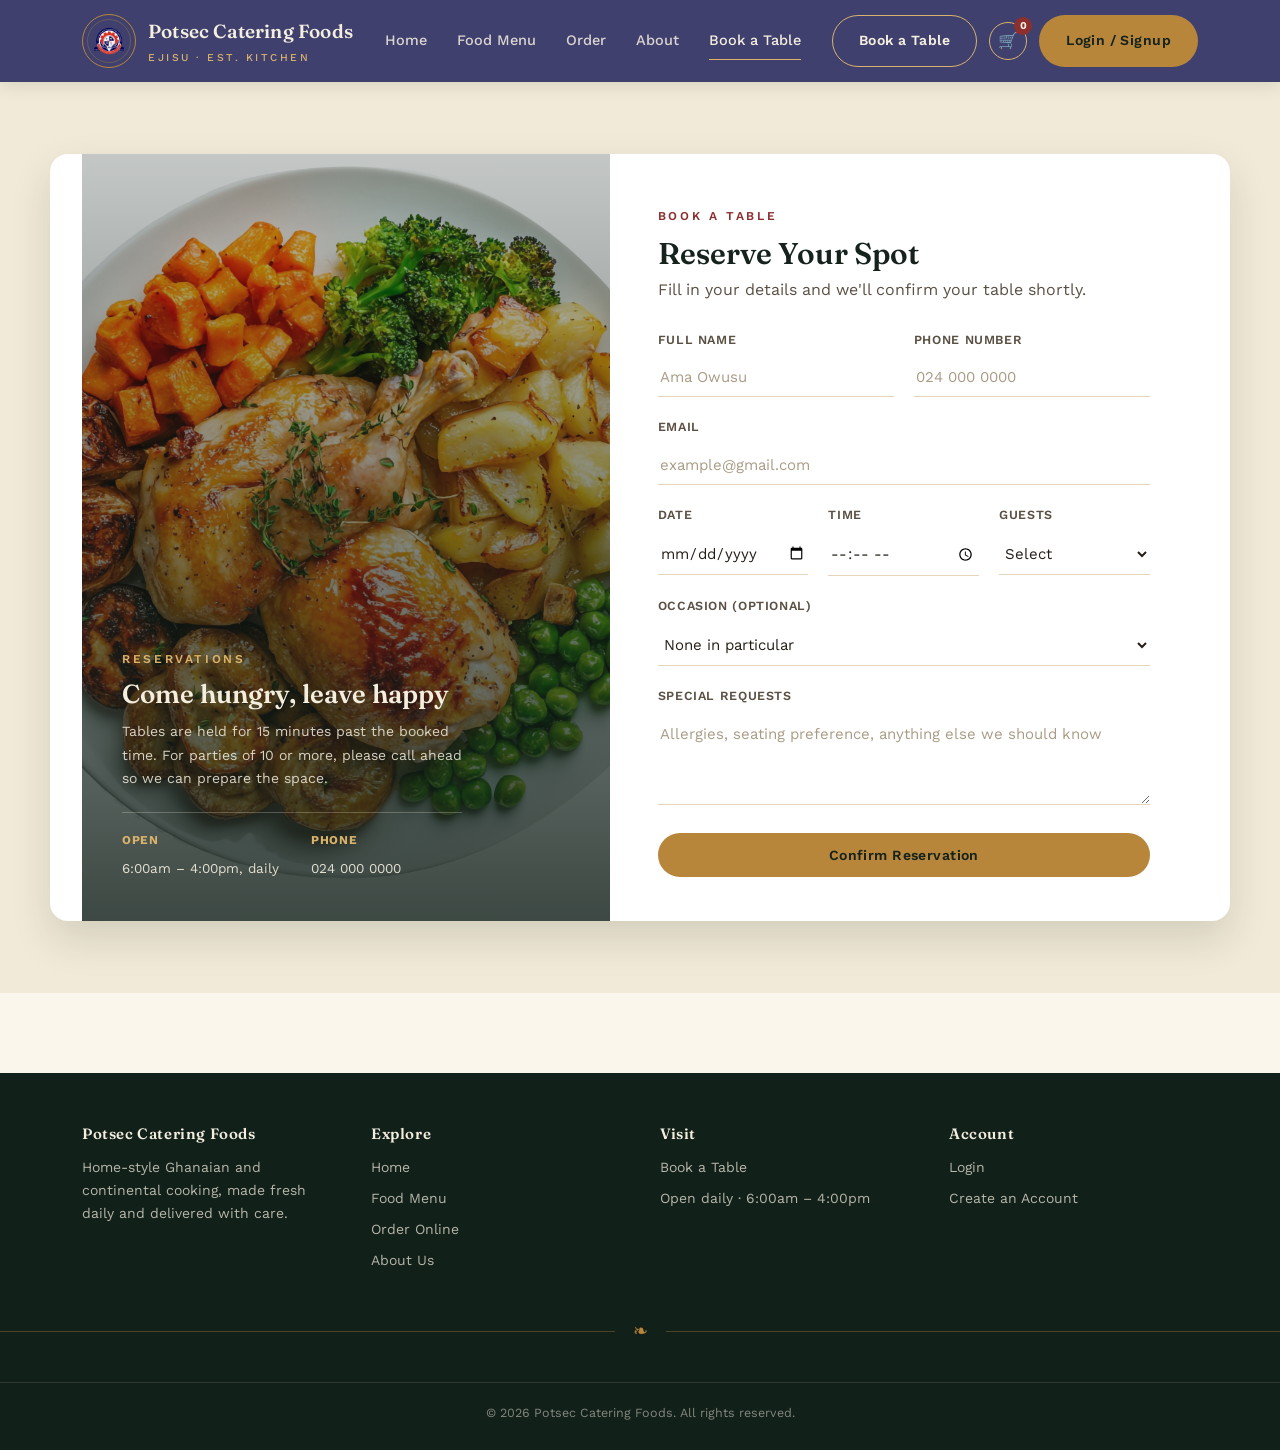
<file: booktable.html>
<!DOCTYPE html>
<html lang="en">
<head>
    <meta charset="UTF-8">
    <meta name="viewport" content="width=device-width, initial-scale=1.0">
    <title>Book a Table — Potsec Catering Foods</title>
    <link rel="preconnect" href="https://fonts.googleapis.com">
    <link href="https://fonts.googleapis.com/css2?family=Fraunces:opsz,wght@9..144,500;9..144,600;9..144,700&family=Work+Sans:wght@400;500;600;700&display=swap" rel="stylesheet">
    <link rel="stylesheet" href="theme.css">
    <link rel="stylesheet" href="booktable.css">
</head>
<body>

    <header class="site-header">
        <div class="wrap">
            <a class="brand" href="index.html">
                <span class="emblem"><span class="emblem-mark"><img src="image/logo/potlogo.png" alt="potlogo" id="potseclogo"></span></span>
                <span class="brand-name">Potsec Catering Foods<small>Ejisu &middot; Est. Kitchen</small></span>
            </a>
            <nav class="main-nav" id="main-nav">
                <a href="index.html">Home</a>
                <a href="menu.html">Food Menu</a>
                <a href="order.html">Order</a>
                <a href="About.html">About</a>
                <a href="booktable.html" aria-current="page">Book a Table</a>
            </nav>
            <div class="header-actions">
                <a class="btn btn-outline on-dark" href="booktable.html">Book a Table</a>
                <a class="cart-link" href="order.html" aria-label="View your order">
                    &#128722;<span class="cart-count">0</span>
                </a>
                <a class="btn btn-primary" href="Login.html" id="authBtn">Login / Signup</a>
                <button class="nav-toggle" id="navToggle" aria-label="Toggle menu" aria-expanded="false">
                    <span class="bar"></span><span class="bar"></span><span class="bar"></span>
                </button>
            </div>
        </div>
    </header>

    <section class="section booking-section">
        <div class="wrap booking-layout">

            <div class="booking-visual" aria-hidden="true">
                <div class="booking-visual-copy">
                    <span class="eyebrow">Reservations</span>
                    <h3>Come hungry, leave happy</h3>
                    <p>Tables are held for 15 minutes past the booked time. For parties of 10 or
                        more, please call ahead so we can prepare the space.</p>
                    <div class="booking-hours">
                        <div><strong>Open</strong><span>6:00am &ndash; 4:00pm, daily</span></div>
                        <div><strong>Phone</strong><span>024 000 0000</span></div>
                    </div>
                </div>
            </div>

            <div class="booking-form-panel">
                <span class="eyebrow">Book a Table</span>
                <h1>Reserve Your Spot</h1>
                <p class="muted">Fill in your details and we'll confirm your table shortly.</p>

                <form id="booking-form">
                    <div class="field-row">
                        <div class="field">
                            <label for="bt-name">Full Name</label>
                            <input id="bt-name" type="text" placeholder="Ama Owusu" required>
                        </div>
                        <div class="field">
                            <label for="bt-phone">Phone Number</label>
                            <input id="bt-phone" type="tel" placeholder="024 000 0000" required>
                        </div>
                    </div>

                    <div class="field">
                        <label for="bt-email">Email</label>
                        <input id="bt-email" type="email" placeholder="example@gmail.com" required>
                    </div>

                    <div class="field-row">
                        <div class="field">
                            <label for="bt-date">Date</label>
                            <input id="bt-date" type="date" required>
                        </div>
                        <div class="field">
                            <label for="bt-time">Time</label>
                            <input id="bt-time" type="time" required>
                        </div>
                        <div class="field">
                            <label for="bt-guests">Guests</label>
                            <select id="bt-guests" required>
                                <option value="">Select</option>
                                <option>1 Guest</option>
                                <option>2 Guests</option>
                                <option>3 Guests</option>
                                <option>4 Guests</option>
                                <option>5+ Guests</option>
                            </select>
                        </div>
                    </div>

                    <div class="field">
                        <label for="bt-occasion">Occasion (optional)</label>
                        <select id="bt-occasion">
                            <option value="">None in particular</option>
                            <option>Birthday</option>
                            <option>Anniversary</option>
                            <option>Business Meal</option>
                            <option>Family Gathering</option>
                        </select>
                    </div>

                    <div class="field">
                        <label for="bt-notes">Special Requests</label>
                        <textarea id="bt-notes" placeholder="Allergies, seating preference, anything else we should know"></textarea>
                    </div>

                    <button class="btn btn-primary btn-block" type="submit">Confirm Reservation</button>
                </form>

                <div id="booking-confirm" class="booking-confirm" hidden>
                    <div class="confirm-mark">&#10003;</div>
                    <h3>Table Requested</h3>
                    <p id="confirm-text" class="muted"></p>
                    <a class="btn btn-outline" href="index.html">Back to Home</a>
                </div>
            </div>

        </div>
    </section>

    <footer class="site-footer">
        <div class="wrap">
            <div class="footer-col">
                <h4>Potsec Catering Foods</h4>
                <p>Home-style Ghanaian and continental cooking, made fresh daily and delivered with care.</p>
            </div>
            <div class="footer-col">
                <h4>Explore</h4>
                <a href="index.html">Home</a>
                <a href="menu.html">Food Menu</a>
                <a href="order.html">Order Online</a>
                <a href="About.html">About Us</a>
            </div>
            <div class="footer-col">
                <h4>Visit</h4>
                <a href="booktable.html">Book a Table</a>
                <p>Open daily &middot; 6:00am &ndash; 4:00pm</p>
            </div>
            <div class="footer-col">
                <h4>Account</h4>
                <a href="Login.html">Login</a>
                <a href="Signup.html">Create an Account</a>
            </div>
        </div>
        <div class="fleuron center"><span>&#10087;</span></div>
        <div class="footer-bottom">&copy; 2026 Potsec Catering Foods. All rights reserved.</div>
    </footer>

    <script src="cart.js"></script>
    <script src="auth.js"></script>
    <script src="transitions.js"></script>
    <script>
        var navToggle = document.getElementById('navToggle');
        var mainNav = document.getElementById('main-nav');
        if (navToggle) {
            navToggle.addEventListener('click', function () {
                var isOpen = mainNav.classList.toggle('open');
                navToggle.classList.toggle('is-open', isOpen);
                navToggle.setAttribute('aria-expanded', isOpen ? 'true' : 'false');
            });
        }

        var form = document.getElementById('booking-form');
        var confirmBox = document.getElementById('booking-confirm');
        var confirmText = document.getElementById('confirm-text');

        form.addEventListener('submit', function(e){
            e.preventDefault();
            var name = document.getElementById('bt-name').value || 'there';
            var date = document.getElementById('bt-date').value;
            var time = document.getElementById('bt-time').value;
            var guests = document.getElementById('bt-guests').value;
            confirmText.textContent = 'Thanks, ' + name + '. We\'ve noted your request for ' +
                (guests || 'your party') + (date ? ' on ' + date : '') + (time ? ' at ' + time : '') +
                '. A confirmation call or message will follow shortly.';
            form.hidden = true;
            confirmBox.hidden = false;
        });
    </script>
</body>
</html>
</file>
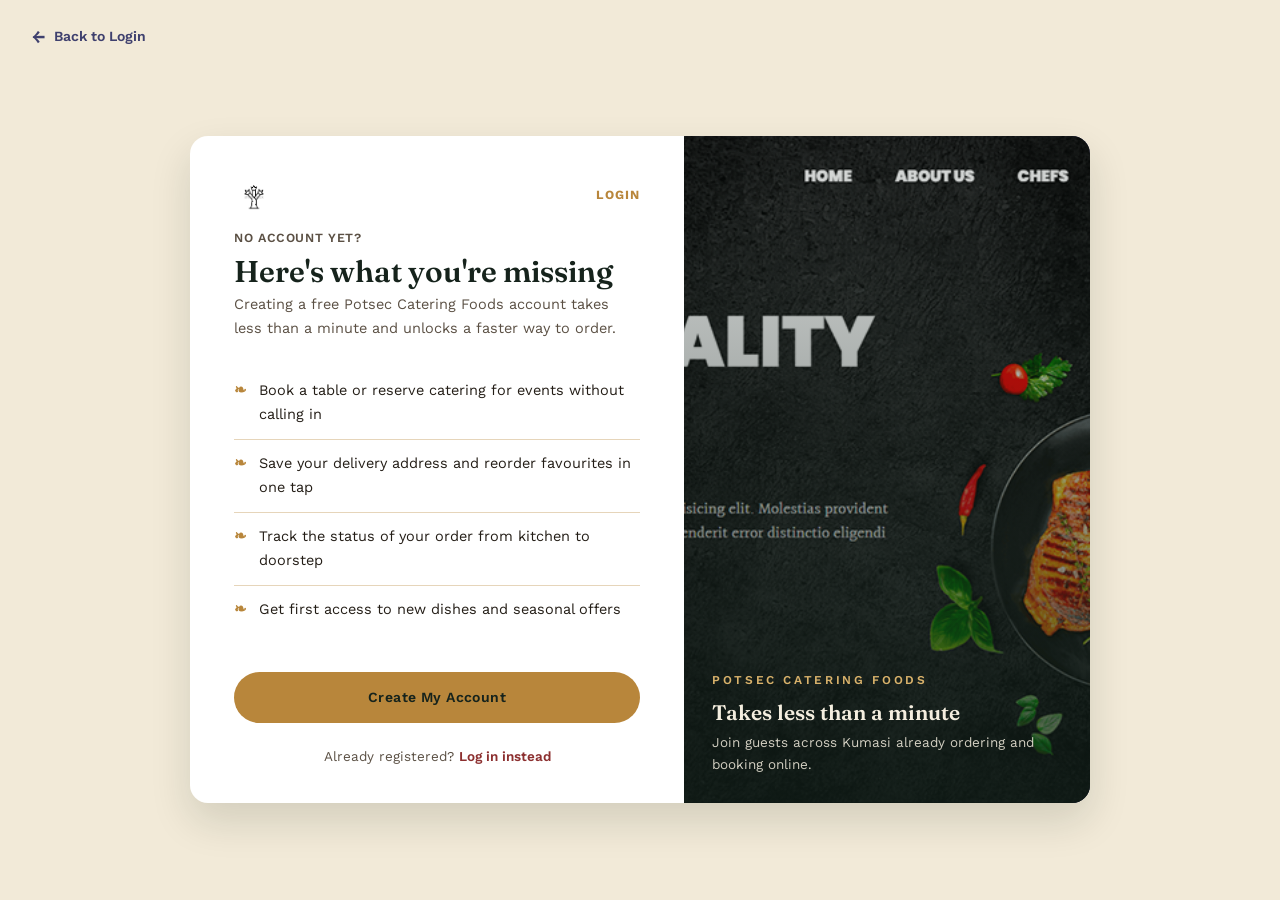
<file: donthaveanaccountpage.html>
<!DOCTYPE html>
<html lang="en">
<head>
    <meta charset="UTF-8">
    <meta name="viewport" content="width=device-width, initial-scale=1.0">
    <title>New Here? — Potsec Catering Foods</title>
    <link rel="preconnect" href="https://fonts.googleapis.com">
    <link href="https://fonts.googleapis.com/css2?family=Fraunces:opsz,wght@9..144,500;9..144,600;9..144,700&family=Work+Sans:wght@400;500;600;700&display=swap" rel="stylesheet">
    <link rel="stylesheet" href="theme.css">
    <link rel="stylesheet" href="auth.css">
    <link rel="stylesheet" href="donthaveaccount.css">
</head>
<body class="auth-body">

    <a class="back-link" href="Login.html"><span class="arrow">&#8592;</span> Back to Login</a>

    <div class="auth-shell">
        <div class="auth-card">
            <div class="auth-panel">
                <div class="auth-panel-top">
                    <img src="image/joshua-tree-icon-line-art-600w-2244024891.jpg" alt="Potsec Catering Foods mark" id="image">
                    <a href="Login.html">LOGIN</a>
                </div>

                <span class="auth-eyebrow">No Account Yet?</span>
                <h1>Here's what you're missing</h1>
                <p class="auth-sub">Creating a free Potsec Catering Foods account takes less than a
                    minute and unlocks a faster way to order.</p>

                <ul class="benefit-list">
                    <li><span class="benefit-mark">&#10087;</span> Book a table or reserve catering for events without calling in</li>
                    <li><span class="benefit-mark">&#10087;</span> Save your delivery address and reorder favourites in one tap</li>
                    <li><span class="benefit-mark">&#10087;</span> Track the status of your order from kitchen to doorstep</li>
                    <li><span class="benefit-mark">&#10087;</span> Get first access to new dishes and seasonal offers</li>
                </ul>

                <a class="btn btn-primary btn-block auth-submit" href="Signup.html">Create My Account</a>

                <div class="auth-foot">
                    Already registered? <a href="Login.html">Log in instead</a>
                </div>
            </div>

            <div class="auth-visual noaccount-visual">
                <div class="auth-visual-copy">
                    <span class="eyebrow">Potsec Catering Foods</span>
                    <h3>Takes less than a minute</h3>
                    <p>Join guests across Kumasi already ordering and booking online.</p>
                </div>
            </div>
        </div>
    </div>

    <script src="transitions.js"></script>
</body>
</html>
</file>
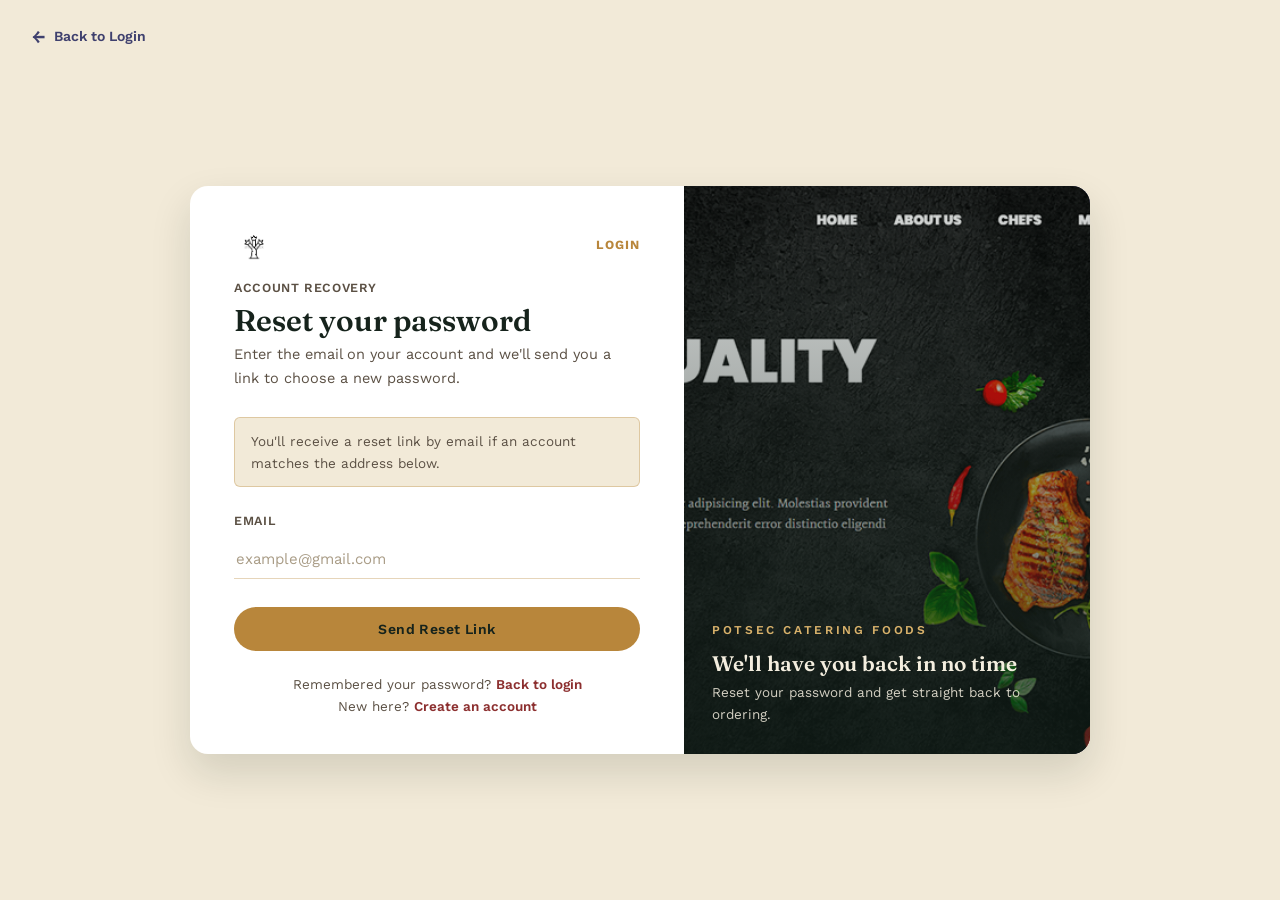
<file: Forgotpassword.html>
<!DOCTYPE html>
<html lang="en">
<head>
    <meta charset="UTF-8">
    <meta name="viewport" content="width=device-width, initial-scale=1.0">
    <title>Forgot Password — Potsec Catering Foods</title>
    <link rel="preconnect" href="https://fonts.googleapis.com">
    <link href="https://fonts.googleapis.com/css2?family=Fraunces:opsz,wght@9..144,500;9..144,600;9..144,700&family=Work+Sans:wght@400;500;600;700&display=swap" rel="stylesheet">
    <link rel="stylesheet" href="theme.css">
    <link rel="stylesheet" href="auth.css">
    <link rel="stylesheet" href="forgotpassword.css">
</head>
<body class="auth-body">

    <a class="back-link" href="Login.html"><span class="arrow">&#8592;</span> Back to Login</a>

    <div class="auth-shell">
        <div class="auth-card">
            <div class="auth-panel">
                <div class="auth-panel-top">
                    <img src="image/joshua-tree-icon-line-art-600w-2244024891.jpg" alt="Potsec Catering Foods mark" id="image">
                    <a href="Login.html">LOGIN</a>
                </div>

                <span class="auth-eyebrow">Account Recovery</span>
                <h1>Reset your password</h1>
                <p class="auth-sub">Enter the email on your account and we'll send you a link to
                    choose a new password.</p>

                <div class="status-note">You'll receive a reset link by email if an account matches the address below.</div>

                <form action="Login.html">
                    <div class="field">
                        <label for="reset-email">Email</label>
                        <input id="reset-email" type="email" placeholder="example@gmail.com" required>
                    </div>
                    <input class="btn btn-primary btn-block auth-submit" type="submit" value="Send Reset Link">
                </form>

                <div class="auth-foot">
                    Remembered your password? <a href="Login.html">Back to login</a><br>
                    New here? <a href="Signup.html">Create an account</a>
                </div>
            </div>

            <div class="auth-visual forgot-visual">
                <div class="auth-visual-copy">
                    <span class="eyebrow">Potsec Catering Foods</span>
                    <h3>We'll have you back in no time</h3>
                    <p>Reset your password and get straight back to ordering.</p>
                </div>
            </div>
        </div>
    </div>

    <script src="transitions.js"></script>
</body>
</html>
</file>
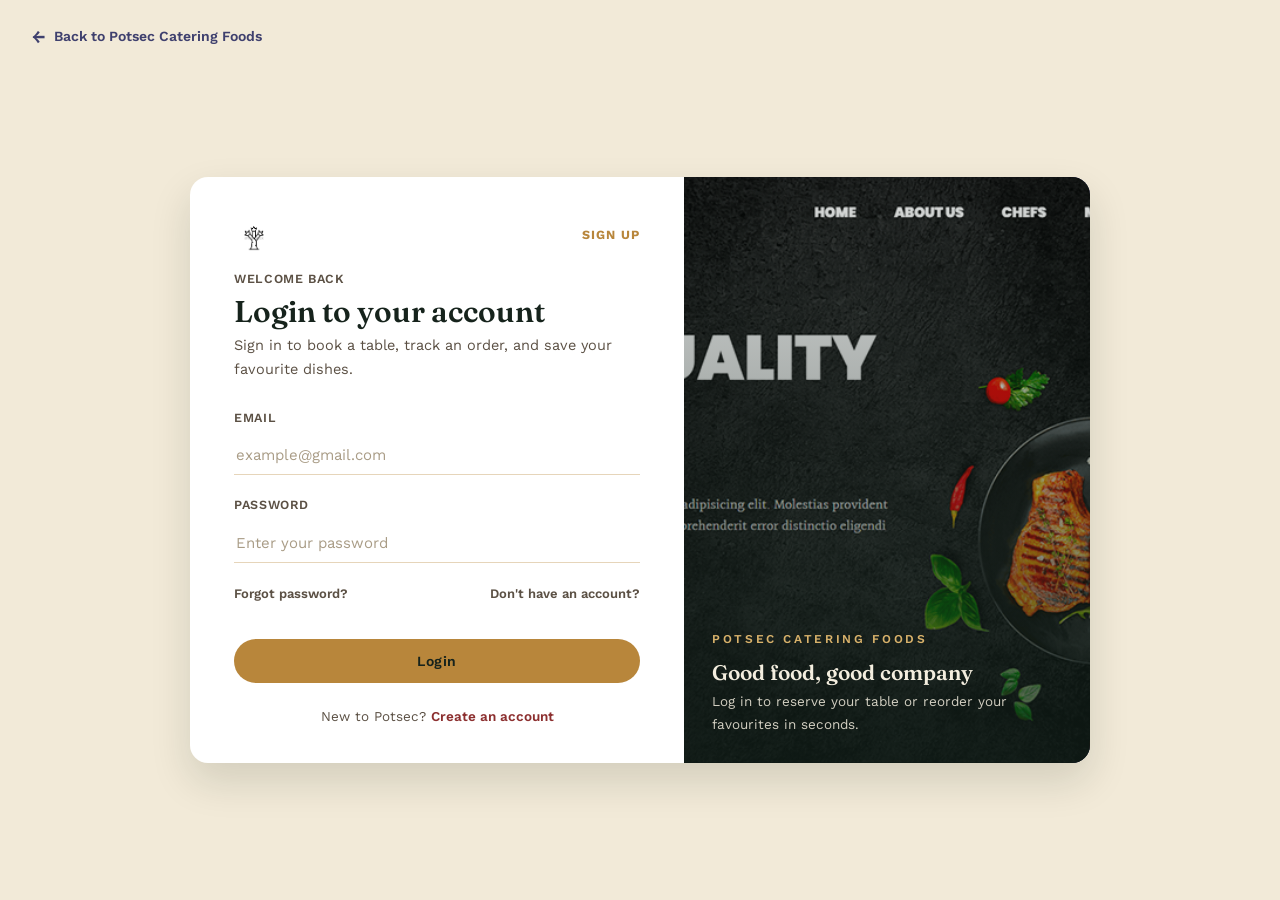
<file: Login.html>
<!DOCTYPE html>
<html lang="en">
<head>
    <meta charset="UTF-8">
    <meta name="viewport" content="width=device-width, initial-scale=1.0">
    <title>Login — Potsec Catering Foods</title>
    <link rel="preconnect" href="https://fonts.googleapis.com">
    <link href="https://fonts.googleapis.com/css2?family=Fraunces:opsz,wght@9..144,500;9..144,600;9..144,700&family=Work+Sans:wght@400;500;600;700&display=swap" rel="stylesheet">
    <link rel="stylesheet" href="theme.css">
    <link rel="stylesheet" href="auth.css">
    <link rel="stylesheet" href="Login.css">
</head>
<body class="auth-body">

    <a class="back-link" href="index.html"><span class="arrow">&#8592;</span> Back to Potsec Catering Foods</a>

    <div class="auth-shell">
        <div class="auth-card">
            <div class="auth-panel">
                <div class="auth-panel-top">
                    <img src="image/joshua-tree-icon-line-art-600w-2244024891.jpg" alt="Potsec Catering Foods mark" id="image">
                    <a href="Signup.html">SIGN UP</a>
                </div>

                <span class="auth-eyebrow">Welcome Back</span>
                <h1>Login to your account</h1>
                <p class="auth-sub">Sign in to book a table, track an order, and save your favourite dishes.</p>

                <form action="index.html">
                    <div class="field">
                        <label for="login-email">Email</label>
                        <input id="login-email" type="email" placeholder="example@gmail.com" required>
                    </div>
                    <div class="field">
                        <label for="login-password">Password</label>
                        <input id="login-password" type="password" name="password" placeholder="Enter your password" required>
                    </div>
                    <div class="auth-links-row">
                        <a href="Forgotpassword.html">Forgot password?</a>
                        <a href="donthaveanaccountpage.html">Don't have an account?</a>
                    </div>
                    <br>
                    <input class="btn btn-primary btn-block auth-submit" type="submit" value="Login">
                </form>

                <div class="auth-foot">
                    New to Potsec? <a href="Signup.html">Create an account</a>
                </div>
            </div>

            <div class="auth-visual pyhton">
                <div class="auth-visual-copy">
                    <span class="eyebrow">Potsec Catering Foods</span>
                    <h3>Good food, good company</h3>
                    <p>Log in to reserve your table or reorder your favourites in seconds.</p>
                </div>
            </div>
        </div>
    </div>

    <script src="auth.js"></script>
    <script src="transitions.js"></script>
</body>
</html>
</file>
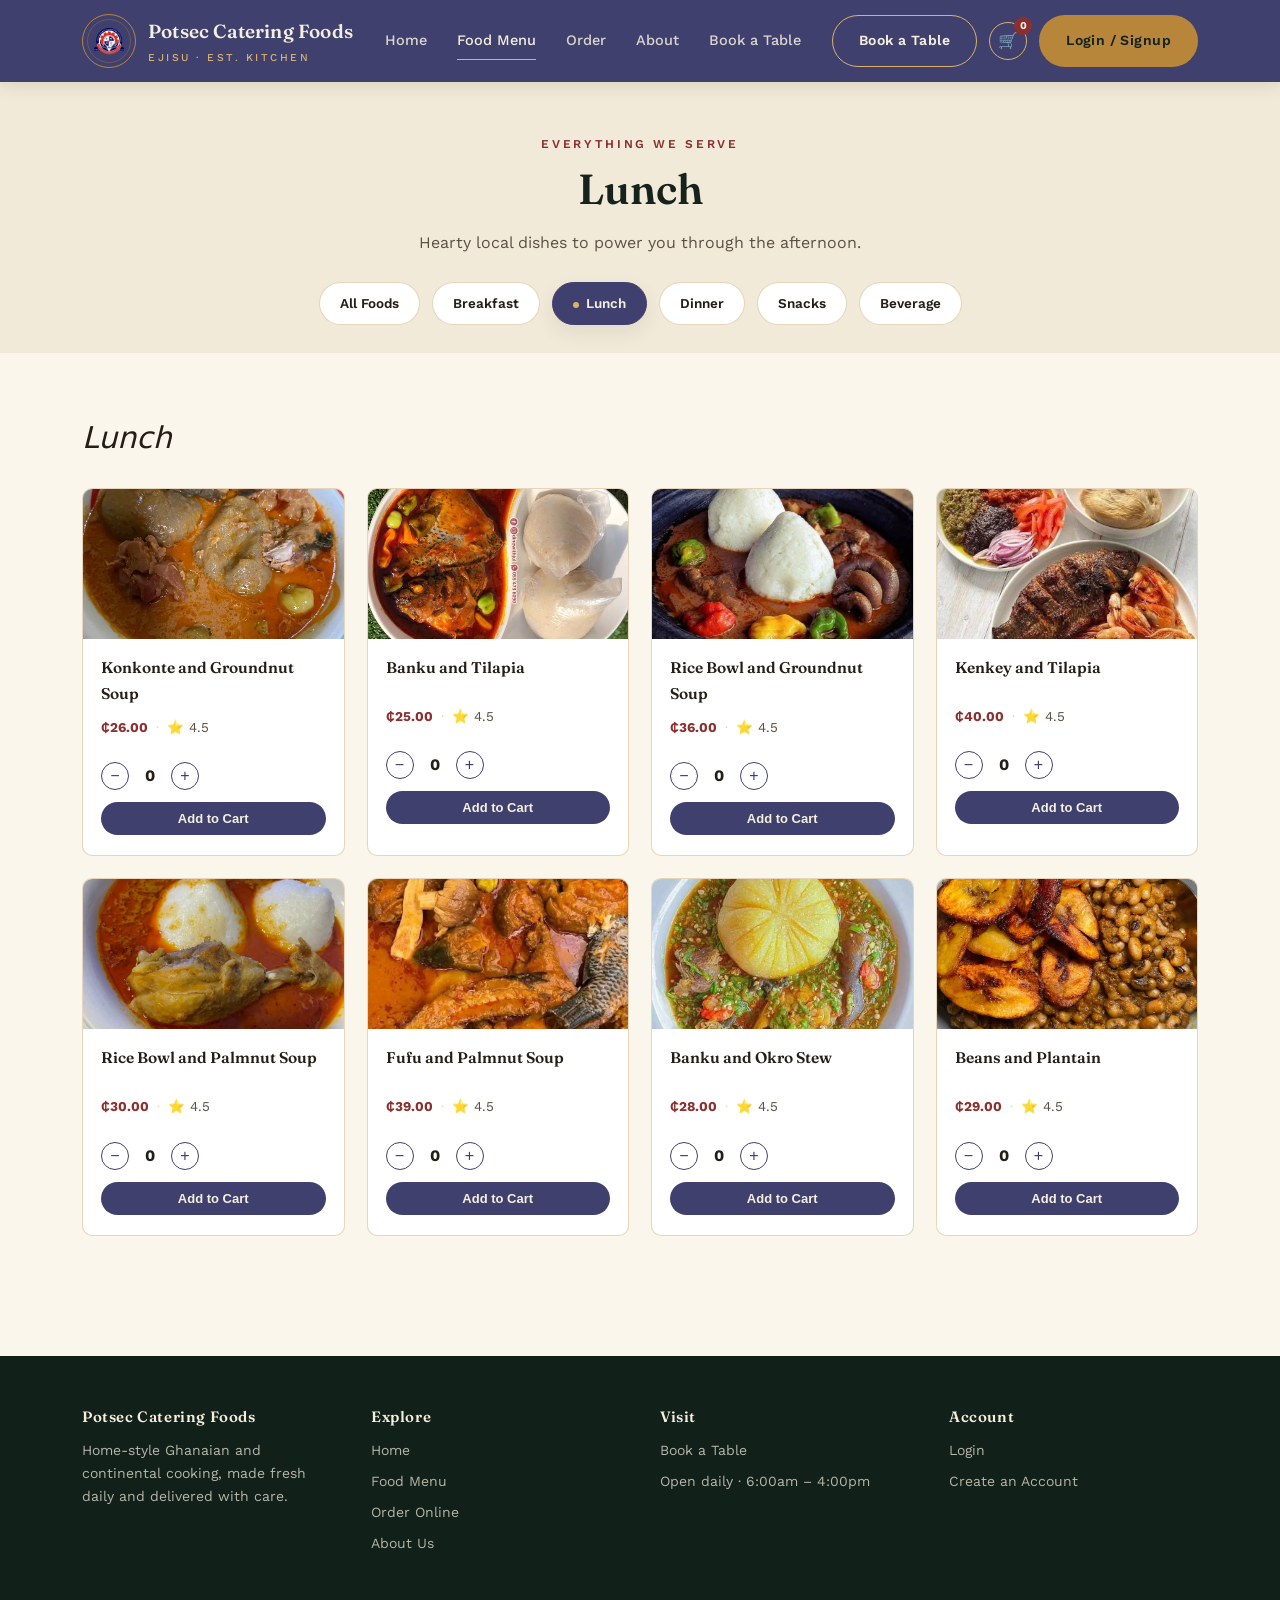
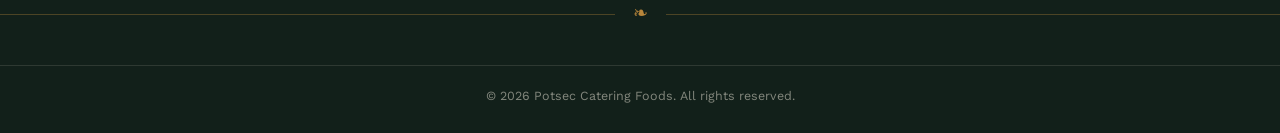
<file: lunch.html>
<!DOCTYPE html>
<html lang="en">
<head>
    <meta charset="UTF-8">
    <meta name="viewport" content="width=device-width, initial-scale=1.0">
    <title>Lunch — Potsec Catering Foods</title>
    <link rel="preconnect" href="https://fonts.googleapis.com">
    <link href="https://fonts.googleapis.com/css2?family=Fraunces:opsz,wght@9..144,500;9..144,600;9..144,700&family=Work+Sans:wght@400;500;600;700&display=swap" rel="stylesheet">
    <link rel="stylesheet" href="theme.css">
    <link rel="stylesheet" href="category.css">
    <link rel="stylesheet" href="lunch.css">
</head>
<body>

    <header class="site-header">
        <div class="wrap">
            <a class="brand" href="index.html">
                <span class="emblem"><span class="emblem-mark"><img src="image/logo/potlogo.png" alt="potlogo" id="potseclogo"></span></span>
                <span class="brand-name">Potsec Catering Foods<small>Ejisu &middot; Est. Kitchen</small></span>
            </a>
            <nav class="main-nav" id="main-nav">
                <a href="index.html">Home</a>
                <a href="menu.html" aria-current="page">Food Menu</a>
                <a href="order.html">Order</a>
                <a href="About.html">About</a>
                <a href="booktable.html">Book a Table</a>
            </nav>
            <div class="header-actions">
                <a class="btn btn-outline on-dark" href="booktable.html">Book a Table</a>
                <a class="cart-link" href="order.html" aria-label="View your order">
                    &#128722;<span class="cart-count">0</span>
                </a>
                <a class="btn btn-primary" href="Login.html" id="authBtn">Login / Signup</a>
                <button class="nav-toggle" id="navToggle" aria-label="Toggle menu" aria-expanded="false">
                    <span class="bar"></span><span class="bar"></span><span class="bar"></span>
                </button>
            </div>
        </div>
    </header>

    <section class="menu-hero">
        <div class="wrap">
            <span class="eyebrow">Everything we serve</span>
            <h1 class="dish">Lunch</h1>
            <p class="menu-sub">Hearty local dishes to power you through the afternoon.</p>
            <div class="filters">
                <a class="pill" href="menu.html">All Foods</a>
                <a class="pill" href="breakfast.html">Breakfast</a>
                <a class="pill is-active" href="lunch.html">Lunch</a>
                <a class="pill" href="dinner.html">Dinner</a>
                <a class="pill" href="snakcs.html">Snacks</a>
                <a class="pill" href="beverage.html">Beverage</a>
            </div>
        </div>
    </section>

    <section class="section-tight">
        <div class="wrap">
            <div class="group-title">Lunch</div>
            <div class="import">
                <div class="import2" data-name="Konkonte and Groundnut Soup" data-price="26">
                    <div class="box0 dish-img"></div>
                    <div class="card-body">
                        <div class="third">Konkonte and Groundnut Soup</div>
                        <div class="both"><span class="both1">&#8373;26.00</span><span class="dot">&middot;</span><span class="both2">&#11088; 4.5</span></div>
                        <div class="cart1">
                            <div class="stepper">
                                <button type="button" class="step-btn" data-action="dec">&minus;</button>
                                <span class="step-count">0</span>
                                <button type="button" class="step-btn" data-action="inc">+</button>
                            </div>
                            <button class="cart add-btn" type="button">Add to Cart</button>
                        </div>
                    </div>
                </div>
                <div class="import2" data-name="Banku and Tilapia" data-price="25">
                    <div class="box1 dish-img"></div>
                    <div class="card-body">
                        <div class="third">Banku and Tilapia</div>
                        <div class="both"><span class="both1">&#8373;25.00</span><span class="dot">&middot;</span><span class="both2">&#11088; 4.5</span></div>
                        <div class="cart1">
                            <div class="stepper">
                                <button type="button" class="step-btn" data-action="dec">&minus;</button>
                                <span class="step-count">0</span>
                                <button type="button" class="step-btn" data-action="inc">+</button>
                            </div>
                            <button class="cart add-btn" type="button">Add to Cart</button>
                        </div>
                    </div>
                </div>
                <div class="import2" data-name="Rice Bowl and Groundnut Soup" data-price="36">
                    <div class="box2 dish-img"></div>
                    <div class="card-body">
                        <div class="third">Rice Bowl and Groundnut Soup</div>
                        <div class="both"><span class="both1">&#8373;36.00</span><span class="dot">&middot;</span><span class="both2">&#11088; 4.5</span></div>
                        <div class="cart1">
                            <div class="stepper">
                                <button type="button" class="step-btn" data-action="dec">&minus;</button>
                                <span class="step-count">0</span>
                                <button type="button" class="step-btn" data-action="inc">+</button>
                            </div>
                            <button class="cart add-btn" type="button">Add to Cart</button>
                        </div>
                    </div>
                </div>
                <div class="import2" data-name="Kenkey and Tilapia" data-price="40">
                    <div class="box3 dish-img"></div>
                    <div class="card-body">
                        <div class="third">Kenkey and Tilapia</div>
                        <div class="both"><span class="both1">&#8373;40.00</span><span class="dot">&middot;</span><span class="both2">&#11088; 4.5</span></div>
                        <div class="cart1">
                            <div class="stepper">
                                <button type="button" class="step-btn" data-action="dec">&minus;</button>
                                <span class="step-count">0</span>
                                <button type="button" class="step-btn" data-action="inc">+</button>
                            </div>
                            <button class="cart add-btn" type="button">Add to Cart</button>
                        </div>
                    </div>
                </div>
                <div class="import2" data-name="Rice Bowl and Palmnut Soup" data-price="30">
                    <div class="box4 dish-img"></div>
                    <div class="card-body">
                        <div class="third">Rice Bowl and Palmnut Soup</div>
                        <div class="both"><span class="both1">&#8373;30.00</span><span class="dot">&middot;</span><span class="both2">&#11088; 4.5</span></div>
                        <div class="cart1">
                            <div class="stepper">
                                <button type="button" class="step-btn" data-action="dec">&minus;</button>
                                <span class="step-count">0</span>
                                <button type="button" class="step-btn" data-action="inc">+</button>
                            </div>
                            <button class="cart add-btn" type="button">Add to Cart</button>
                        </div>
                    </div>
                </div>
                <div class="import2" data-name="Fufu and Palmnut Soup" data-price="39">
                    <div class="box5 dish-img"></div>
                    <div class="card-body">
                        <div class="third">Fufu and Palmnut Soup</div>
                        <div class="both"><span class="both1">&#8373;39.00</span><span class="dot">&middot;</span><span class="both2">&#11088; 4.5</span></div>
                        <div class="cart1">
                            <div class="stepper">
                                <button type="button" class="step-btn" data-action="dec">&minus;</button>
                                <span class="step-count">0</span>
                                <button type="button" class="step-btn" data-action="inc">+</button>
                            </div>
                            <button class="cart add-btn" type="button">Add to Cart</button>
                        </div>
                    </div>
                </div>
                <div class="import2" data-name="Banku and Okro Stew" data-price="28">
                    <div class="box6 dish-img"></div>
                    <div class="card-body">
                        <div class="third">Banku and Okro Stew</div>
                        <div class="both"><span class="both1">&#8373;28.00</span><span class="dot">&middot;</span><span class="both2">&#11088; 4.5</span></div>
                        <div class="cart1">
                            <div class="stepper">
                                <button type="button" class="step-btn" data-action="dec">&minus;</button>
                                <span class="step-count">0</span>
                                <button type="button" class="step-btn" data-action="inc">+</button>
                            </div>
                            <button class="cart add-btn" type="button">Add to Cart</button>
                        </div>
                    </div>
                </div>
                <div class="import2" data-name="Beans and Plantain" data-price="29">
                    <div class="box7 dish-img"></div>
                    <div class="card-body">
                        <div class="third">Beans and Plantain</div>
                        <div class="both"><span class="both1">&#8373;29.00</span><span class="dot">&middot;</span><span class="both2">&#11088; 4.5</span></div>
                        <div class="cart1">
                            <div class="stepper">
                                <button type="button" class="step-btn" data-action="dec">&minus;</button>
                                <span class="step-count">0</span>
                                <button type="button" class="step-btn" data-action="inc">+</button>
                            </div>
                            <button class="cart add-btn" type="button">Add to Cart</button>
                        </div>
                    </div>
                </div>
            </div>
        </div>
    </section>

    <footer class="site-footer">
        <div class="wrap">
            <div class="footer-col">
                <h4>Potsec Catering Foods</h4>
                <p>Home-style Ghanaian and continental cooking, made fresh daily and delivered with care.</p>
            </div>
            <div class="footer-col">
                <h4>Explore</h4>
                <a href="index.html">Home</a>
                <a href="menu.html">Food Menu</a>
                <a href="order.html">Order Online</a>
                <a href="About.html">About Us</a>
            </div>
            <div class="footer-col">
                <h4>Visit</h4>
                <a href="booktable.html">Book a Table</a>
                <p>Open daily &middot; 6:00am &ndash; 4:00pm</p>
            </div>
            <div class="footer-col">
                <h4>Account</h4>
                <a href="Login.html">Login</a>
                <a href="Signup.html">Create an Account</a>
            </div>
        </div>
        <div class="fleuron center"><span>&#10087;</span></div>
        <div class="footer-bottom">&copy; 2026 Potsec Catering Foods. All rights reserved.</div>
    </footer>

    <script src="cart.js"></script>
    <script src="auth.js"></script>
    <script src="transitions.js"></script>
    <script>
        var navToggle = document.getElementById('navToggle');
        var mainNav = document.getElementById('main-nav');
        if (navToggle) {
            navToggle.addEventListener('click', function () {
                var isOpen = mainNav.classList.toggle('open');
                navToggle.classList.toggle('is-open', isOpen);
                navToggle.setAttribute('aria-expanded', isOpen ? 'true' : 'false');
            });
        }

        if (window.PotsecCart) {
            PotsecCart.wireSteppers(document);
        }
    </script>
</body>
</html>
</file>
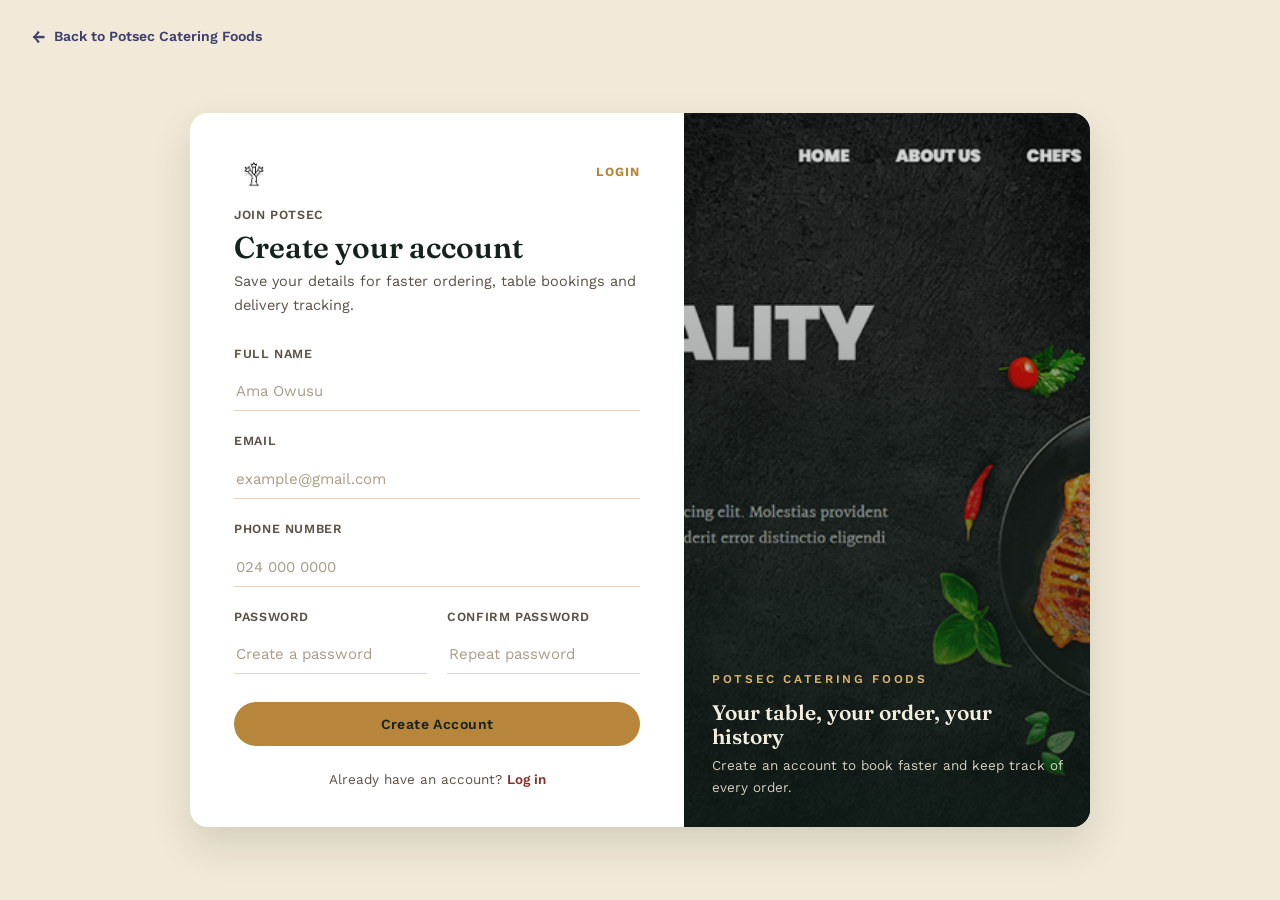
<file: Signup.html>
<!DOCTYPE html>
<html lang="en">
<head>
    <meta charset="UTF-8">
    <meta name="viewport" content="width=device-width, initial-scale=1.0">
    <title>Sign Up — Potsec Catering Foods</title>
    <link rel="preconnect" href="https://fonts.googleapis.com">
    <link href="https://fonts.googleapis.com/css2?family=Fraunces:opsz,wght@9..144,500;9..144,600;9..144,700&family=Work+Sans:wght@400;500;600;700&display=swap" rel="stylesheet">
    <link rel="stylesheet" href="theme.css">
    <link rel="stylesheet" href="auth.css">
    <link rel="stylesheet" href="signup.css">
</head>
<body class="auth-body">

    <a class="back-link" href="index.html"><span class="arrow">&#8592;</span> Back to Potsec Catering Foods</a>

    <div class="auth-shell">
        <div class="auth-card">
            <div class="auth-panel">
                <div class="auth-panel-top">
                    <img src="image/joshua-tree-icon-line-art-600w-2244024891.jpg" alt="Potsec Catering Foods mark" id="image">
                    <a href="Login.html">LOGIN</a>
                </div>

                <span class="auth-eyebrow">Join Potsec</span>
                <h1>Create your account</h1>
                <p class="auth-sub">Save your details for faster ordering, table bookings and delivery tracking.</p>

                <form action="index.html">
                    <div class="field">
                        <label for="signup-name">Full Name</label>
                        <input id="signup-name" type="text" placeholder="Ama Owusu" required>
                    </div>
                    <div class="field">
                        <label for="signup-email">Email</label>
                        <input id="signup-email" type="email" placeholder="example@gmail.com" required>
                    </div>
                    <div class="field">
                        <label for="signup-phone">Phone Number</label>
                        <input id="signup-phone" type="tel" placeholder="024 000 0000">
                    </div>
                    <div class="field-row">
                        <div class="field">
                            <label for="signup-password">Password</label>
                            <input id="signup-password" type="password" name="password" placeholder="Create a password" required>
                        </div>
                        <div class="field">
                            <label for="signup-confirm">Confirm Password</label>
                            <input id="signup-confirm" type="password" name="confirm-password" placeholder="Repeat password" required>
                        </div>
                    </div>
                    <input class="btn btn-primary btn-block auth-submit" type="submit" value="Create Account">
                </form>

                <div class="auth-foot">
                    Already have an account? <a href="Login.html">Log in</a>
                </div>
            </div>

            <div class="auth-visual signup-visual">
                <div class="auth-visual-copy">
                    <span class="eyebrow">Potsec Catering Foods</span>
                    <h3>Your table, your order, your history</h3>
                    <p>Create an account to book faster and keep track of every order.</p>
                </div>
            </div>
        </div>
    </div>

    <script src="auth.js"></script>
    <script src="transitions.js"></script>
</body>
</html>
</file>
<file: theme.css>
/* =========================================================
   POTSEC CATERING FOODS — shared design system
   Palette drawn from West African cooking: bay-leaf green,
   antique gold (turmeric), brick clay, warm ivory paper.
   ========================================================= */

:root{
  --ink:        #16231C;
  --forest:     #3f406e;
  --forest-deep:#12201A;
  --ivory:      #FBF6EC;
  --ivory-2:    #F2EAD8;
  --gold:       #B8863B;
  --gold-light: #D9B26B;
  --clay:       #8C2F2F;
  --clay-light: #A94438;
  --text:       #241E17;
  --text-soft:  #5B5044;
  --text-inverse: #F4EEDF;
  --line:       rgba(184,134,59,0.35);
  --radius-lg: 18px;
  --radius-md: 10px;
  --radius-sm: 6px;
  --shadow-card: 0 18px 40px rgba(20,32,24,0.14);
  --shadow-soft: 0 8px 20px rgba(20,32,24,0.08);
}

*,
*::before,
*::after{ box-sizing: border-box; }

html{ scroll-behavior: smooth; scroll-padding-top: 96px; }

body{
  margin: 0;
  background: var(--ivory);
  color: var(--text);
  font-family: 'Work Sans', 'Segoe UI', Arial, sans-serif;
  font-size: 16px;
  line-height: 1.65;
  -webkit-font-smoothing: antialiased;
}

img{ max-width: 100%; display: block; }

a{
  color: inherit;
  text-decoration: none;
}

h1, h2, h3, h4{
  font-family: 'Fraunces', Georgia, 'Times New Roman', serif;
  color: var(--ink);
  margin: 0 0 0.4em;
  line-height: 1.15;
  font-weight: 600;
}

p{ margin: 0 0 1em; color: var(--text-soft); }

:focus-visible{
  outline: 2px solid var(--gold);
  outline-offset: 3px;
}

.eyebrow{
  display: inline-block;
  font-family: 'Work Sans', sans-serif;
  font-size: 12px;
  letter-spacing: 0.22em;
  text-transform: uppercase;
  color: var(--clay);
  font-weight: 600;
  margin-bottom: 10px;
}

/* ---------- layout helpers ---------- */
.wrap{
  max-width: 1180px;
  margin: 0 auto;
  padding: 0 32px;
}

.section{
  padding: 72px 0;
}

.section-tight{
  padding: 40px 0;
}

/* ---------- fleuron divider — signature element ---------- */
.fleuron{
  display: flex;
  align-items: center;
  gap: 18px;
  margin: 36px 0;
  color: var(--gold);
  user-select: none;
}
.fleuron::before,
.fleuron::after{
  content: "";
  flex: 1;
  height: 1px;
  background: var(--line);
}
.fleuron span{
  font-size: 18px;
  transform: translateY(-1px);
}
.fleuron.center{ justify-content: center; }

/* ---------- emblem / brand mark — signature element ---------- */
.emblem{
  --size: 54px;
  width: var(--size);
  height: var(--size);
  border-radius: 50%;
  border: 1.5px solid var(--gold);
  display: flex;
  align-items: center;
  justify-content: center;
  position: relative;
  flex-shrink: 0;
}
.emblem::before{
  content: "";
  position: absolute;
  inset: 4px;
  border: 1px solid var(--line);
  border-radius: 50%;
}
.emblem-mark{
  font-family: 'Fraunces', serif;
  font-weight: 600;
  font-size: 18px;
  color: var(--gold-light);
  letter-spacing: 0.02em;
}
.emblem-mark img,
#potseclogo{
  width: 32px;
  height: 32px;
  object-fit: contain;
  display: block;
}

/* ---------- buttons ---------- */
.btn{
  display: inline-flex;
  align-items: center;
  justify-content: center;
  gap: 8px;
  padding: 13px 26px;
  border-radius: 999px;
  font-family: 'Work Sans', sans-serif;
  font-size: 14px;
  font-weight: 600;
  letter-spacing: 0.03em;
  border: 1px solid transparent;
  cursor: pointer;
  transition: transform 0.25s ease, box-shadow 0.25s ease, background 0.25s ease, color 0.25s ease;
  text-align: center;
}
.btn-primary{
  background: var(--gold);
  color: var(--ink);
}
.btn-primary:hover{
  background: var(--gold-light);
  transform: translateY(-2px);
  box-shadow: var(--shadow-soft);
}
.btn-outline{
  background: transparent;
  border-color: var(--gold);
  color: var(--ink);
}
.btn-outline:hover{
  background: var(--gold);
  color: var(--ink);
  transform: translateY(-2px);
}
.btn-outline.on-dark{
  border-color: var(--gold-light);
  color: var(--text-inverse);
}
.btn-outline.on-dark:hover{
  background: var(--gold-light);
  color: var(--ink);
}
.btn-clay{
  background: var(--clay);
  color: var(--text-inverse);
}
.btn-clay:hover{
  background: var(--clay-light);
  transform: translateY(-2px);
  box-shadow: var(--shadow-soft);
}
.btn-block{ width: 100%; }
.btn[disabled]{ opacity: 0.55; cursor: not-allowed; }

/* ---------- site header ---------- */
.site-header{
  background: var(--forest);
  color: var(--text-inverse);
  position: sticky;
  top: 0;
  z-index: 40;
  box-shadow: 0 2px 18px rgba(0,0,0,0.12);
}
.site-header .wrap{
  display: flex;
  align-items: center;
  justify-content: space-between;
  gap: 24px;
  padding-top: 14px;
  padding-bottom: 14px;
}
.brand{
  display: flex;
  align-items: center;
  gap: 12px;
}
.brand-name{
  font-family: 'Fraunces', serif;
  font-size: 19px;
  font-weight: 600;
  letter-spacing: 0.01em;
  color: var(--text-inverse);
}
.brand-name small{
  display: block;
  font-family: 'Work Sans', sans-serif;
  font-size: 10.5px;
  letter-spacing: 0.24em;
  text-transform: uppercase;
  color: var(--gold-light);
  font-weight: 500;
  margin-top: 2px;
}
.main-nav{
  display: flex;
  align-items: center;
  gap: 30px;
}
.main-nav a{
  font-size: 14.5px;
  font-weight: 500;
  color: var(--text-inverse);
  opacity: 0.86;
  position: relative;
  padding: 4px 0;
  transition: opacity 0.2s ease;
}
.main-nav a::after{
  content: "";
  position: absolute;
  left: 0; right: 0; bottom: -3px;
  height: 1px;
  background: var(--gold-light);
  transform: scaleX(0);
  transition: transform 0.25s ease;
}
.main-nav a:hover{ opacity: 1; }
.main-nav a:hover::after,
.main-nav a[aria-current="page"]::after{ transform: scaleX(1); }
.main-nav a[aria-current="page"]{ opacity: 1; }

.header-actions{
  display: flex;
  align-items: center;
  gap: 12px;
}

.nav-toggle{
  display: none;
  background: transparent;
  border: 1px solid var(--gold-light);
  color: var(--text-inverse);
  border-radius: var(--radius-sm);
  padding: 8px 10px;
  cursor: pointer;
  transition: transform 0.25s ease;
}
.nav-toggle .bar{
  display: block;
  width: 16px;
  height: 2px;
  background: var(--text-inverse);
  margin: 3px 0;
  transition: transform 0.3s ease, opacity 0.3s ease;
}
.nav-toggle.is-open .bar:nth-child(1){ transform: translateY(5px) rotate(45deg); }
.nav-toggle.is-open .bar:nth-child(2){ opacity: 0; }
.nav-toggle.is-open .bar:nth-child(3){ transform: translateY(-5px) rotate(-45deg); }

/* ---------- cart badge (header) ---------- */
.cart-link{
  position: relative;
  display: inline-flex;
  align-items: center;
  justify-content: center;
  width: 38px;
  height: 38px;
  border-radius: 50%;
  border: 1px solid var(--gold-light);
  font-size: 16px;
  transition: background 0.2s ease, transform 0.2s ease;
}
.cart-link:hover{ background: rgba(217,178,107,0.14); transform: translateY(-2px); }
.cart-count{
  position: absolute;
  top: -6px;
  right: -6px;
  min-width: 18px;
  height: 18px;
  padding: 0 4px;
  border-radius: 999px;
  background: var(--clay);
  color: var(--text-inverse);
  font-size: 10.5px;
  font-weight: 700;
  line-height: 18px;
  text-align: center;
}
.cart-link.bump{ animation: cart-bump 0.4s ease; }
@keyframes cart-bump{
  0%{ transform: scale(1); }
  40%{ transform: scale(1.18); }
  100%{ transform: scale(1); }
}

/* ---------- mini-cart dropdown ---------- */
.cart-widget{
  position: relative;
  display: inline-flex;
}
.cart-dropdown{
  position: absolute;
  top: calc(100% + 14px);
  right: 0;
  width: 320px;
  max-width: calc(100vw - 32px);
  background: #fff;
  border-radius: var(--radius-md);
  box-shadow: var(--shadow-card);
  padding: 18px;
  color: var(--text);
  z-index: 60;
  opacity: 0;
  visibility: hidden;
  transform: translateY(-8px) scale(0.98);
  transform-origin: top right;
  transition: opacity 0.2s ease, transform 0.2s ease, visibility 0s linear 0.2s;
}
.cart-dropdown::before{
  content: "";
  position: absolute;
  top: -6px;
  right: 14px;
  width: 12px;
  height: 12px;
  background: #fff;
  transform: rotate(45deg);
  box-shadow: -2px -2px 5px rgba(20,32,24,0.05);
}
.cart-widget.is-open .cart-dropdown{
  opacity: 1;
  visibility: visible;
  transform: translateY(0) scale(1);
  transition: opacity 0.2s ease, transform 0.2s ease, visibility 0s linear 0s;
}
.cart-dropdown-head{
  font-family: 'Fraunces', serif;
  font-weight: 600;
  font-size: 16px;
  margin-bottom: 12px;
}
.cart-dropdown-empty{
  font-size: 13.5px;
  color: var(--text-soft);
  padding: 6px 0 4px;
}
.cart-dropdown-list{
  list-style: none;
  margin: 0 0 12px;
  padding: 0;
  max-height: 260px;
  overflow-y: auto;
}
.cart-dropdown-list li{
  display: flex;
  align-items: center;
  gap: 10px;
  padding: 9px 0;
  border-bottom: 1px solid var(--line);
  font-size: 13px;
}
.cart-dropdown-list li:last-child{ border-bottom: none; }
.cart-dropdown-item-name{
  flex: 1;
  min-width: 0;
  overflow: hidden;
  text-overflow: ellipsis;
  white-space: nowrap;
}
.cart-dropdown-item-qty{
  color: var(--text-soft);
  font-weight: 600;
  flex-shrink: 0;
}
.cart-dropdown-item-price{
  color: var(--clay);
  font-weight: 700;
  white-space: nowrap;
  flex-shrink: 0;
}
.cart-dropdown-remove{
  background: none;
  border: none;
  color: var(--text-soft);
  cursor: pointer;
  font-size: 16px;
  line-height: 1;
  padding: 0 0 0 2px;
  flex-shrink: 0;
  transition: color 0.2s ease;
}
.cart-dropdown-remove:hover{ color: var(--clay); }
.cart-dropdown-total-row{
  display: flex;
  justify-content: space-between;
  font-size: 14px;
  font-weight: 700;
  padding-top: 10px;
  border-top: 1px solid var(--line);
  margin-bottom: 14px;
}
.cart-dropdown-cta{
  display: block;
  text-align: center;
}

/* ---------- account widget (Login/Signup -> signed-in menu) ---------- */
.account-widget{
  position: relative;
  display: inline-flex;
}
.account-dropdown{
  position: absolute;
  top: calc(100% + 14px);
  right: 0;
  width: 220px;
  max-width: calc(100vw - 32px);
  background: #fff;
  border-radius: var(--radius-md);
  box-shadow: var(--shadow-card);
  padding: 16px;
  color: var(--text);
  z-index: 60;
  opacity: 0;
  visibility: hidden;
  transform: translateY(-8px) scale(0.98);
  transform-origin: top right;
  transition: opacity 0.2s ease, transform 0.2s ease, visibility 0s linear 0.2s;
}
.account-dropdown::before{
  content: "";
  position: absolute;
  top: -6px;
  right: 14px;
  width: 12px;
  height: 12px;
  background: #fff;
  transform: rotate(45deg);
  box-shadow: -2px -2px 5px rgba(20,32,24,0.05);
}
.account-widget.is-open .account-dropdown{
  opacity: 1;
  visibility: visible;
  transform: translateY(0) scale(1);
  transition: opacity 0.2s ease, transform 0.2s ease, visibility 0s linear 0s;
}
.account-dropdown-head{
  font-size: 11px;
  font-weight: 600;
  letter-spacing: 0.08em;
  text-transform: uppercase;
  color: var(--text-soft);
  margin-bottom: 4px;
}
.account-dropdown-name{
  font-family: 'Fraunces', serif;
  font-weight: 600;
  font-size: 15px;
  margin-bottom: 14px;
  word-break: break-word;
}

@media screen and (max-width: 640px){
  .account-dropdown{
    position: fixed;
    top: 64px;
    left: 12px;
    right: 12px;
    width: auto;
    max-width: none;
  }
  .account-dropdown::before{ display: none; }
}

@media screen and (max-width: 640px){
  .cart-dropdown{
    position: fixed;
    top: 64px;
    left: 12px;
    right: 12px;
    width: auto;
    max-width: none;
  }
  .cart-dropdown::before{ display: none; }
}

/* ---------- shared stepper + add-to-cart (menu & order pages) ---------- */
.stepper{
  display: flex;
  align-items: center;
  gap: 14px;
  margin: 10px 0 12px;
}
.step-btn{
  width: 28px;
  height: 28px;
  border-radius: 50%;
  border: 1px solid var(--forest);
  background: transparent;
  color: var(--forest);
  font-size: 16px;
  line-height: 1;
  cursor: pointer;
  transition: background 0.2s ease, color 0.2s ease, transform 0.15s ease;
}
.step-btn:active{ transform: scale(0.9); }
.step-btn:hover{ background: var(--forest); color: var(--text-inverse); }
.step-count{ font-weight: 700; min-width: 14px; text-align: center; }

.cart.add-btn{
  width: 100%;
  color: var(--text-inverse);
  border: none;
  background: var(--forest);
  border-radius: 999px;
  padding: 9px 0;
  font-size: 13px;
  font-weight: 600;
  cursor: pointer;
  transition: background 0.2s ease, transform 0.2s ease;
}
.cart.add-btn:hover{ background: var(--gold); color: var(--ink); }
.cart.add-btn.just-added{ animation: add-pulse 0.45s ease; }
@keyframes add-pulse{
  0%{ transform: scale(1); }
  50%{ transform: scale(0.96); background: var(--gold); color: var(--ink); }
  100%{ transform: scale(1); }
}

/* ---------- back link (auth / inner pages) ---------- */
.back-link{
  display: inline-flex;
  align-items: center;
  gap: 8px;
  padding: 22px 32px 0;
  font-size: 14px;
  font-weight: 600;
  color: var(--forest);
}
.back-link .arrow{ font-size: 18px; }

/* ---------- footer ---------- */
.site-footer{
  background: var(--forest-deep);
  color: var(--text-inverse);
  padding: 52px 0 26px;
  margin-top: 80px;
}
.site-footer .wrap{
  display: flex;
  flex-wrap: wrap;
  justify-content: space-between;
  gap: 40px;
}
.footer-col{
  flex: 1 1 180px;
}
.footer-col h4{
  color: var(--text-inverse);
  font-size: 15px;
  letter-spacing: 0.04em;
  margin-bottom: 14px;
}
.footer-col p, .footer-col a{
  color: rgba(244,238,223,0.72);
  font-size: 14px;
  display: block;
  margin-bottom: 8px;
}
.footer-col a:hover{ color: var(--gold-light); }
.footer-bottom{
  text-align: center;
  font-size: 12.5px;
  color: rgba(244,238,223,0.5);
  margin-top: 36px;
  padding-top: 20px;
  border-top: 1px solid rgba(244,238,223,0.12);
}

/* ---------- generic form styling (auth + booking) ---------- */
.field{
  margin-bottom: 20px;
  text-align: left;
}
.field label{
  display: block;
  font-size: 12.5px;
  font-weight: 600;
  letter-spacing: 0.05em;
  text-transform: uppercase;
  color: var(--text-soft);
  margin-bottom: 8px;
}
.field input,
.field select,
.field textarea{
  width: 100%;
  border: none;
  border-bottom: 1.5px solid var(--line);
  background: transparent;
  padding: 10px 2px;
  font-family: 'Work Sans', sans-serif;
  font-size: 15px;
  color: var(--text);
  outline: none;
  transition: border-color 0.2s ease;
}
.field input::placeholder,
.field textarea::placeholder{ color: #A99C86; }
.field input:focus,
.field select:focus,
.field textarea:focus{
  border-bottom-color: var(--gold);
}
.field-row{
  display: flex;
  gap: 20px;
}
.field-row .field{ flex: 1; }
.field textarea{ resize: vertical; min-height: 90px; }

/* ---------- filter / jump pills (menu & order pages) ---------- */
.filters{
  display: flex;
  justify-content: center;
  gap: 12px;
  flex-wrap: wrap;
}
.pill{
  display: inline-block;
  padding: 9px 20px;
  border-radius: 999px;
  border: 1px solid var(--line);
  background: #fff;
  font-size: 13.5px;
  font-weight: 600;
  color: var(--text);
  transition: all 0.2s ease;
}
.pill:hover{ border-color: var(--gold); transform: translateY(-2px); }
.pill:active{ transform: translateY(0) scale(0.96); }
.pill.is-active{
  background: var(--forest);
  border-color: var(--forest);
  color: var(--text-inverse);
  box-shadow: var(--shadow-soft);
}
.pill.is-active::before{
  content: "";
  display: inline-block;
  width: 6px;
  height: 6px;
  border-radius: 50%;
  background: var(--gold-light);
  margin-right: 7px;
  vertical-align: middle;
}

/* ---------- page enter / leave transition ---------- */
body{
  animation: page-fade-in 0.35s ease both;
}
body.page-leaving{
  opacity: 0;
  transform: translateY(6px);
  transition: opacity 0.18s ease, transform 0.18s ease;
}
@keyframes page-fade-in{
  from{ opacity: 0; transform: translateY(8px); }
  to{ opacity: 1; transform: translateY(0); }
}

/* ---------- dish card entrance (menu & category pages) ---------- */
@keyframes card-rise{
  from{ opacity: 0; transform: translateY(16px); }
  to{ opacity: 1; transform: translateY(0); }
}
.import2{
  animation: card-rise 0.5s ease both;
}
.import .import2:nth-child(1){ animation-delay: 0.03s; }
.import .import2:nth-child(2){ animation-delay: 0.08s; }
.import .import2:nth-child(3){ animation-delay: 0.13s; }
.import .import2:nth-child(4){ animation-delay: 0.18s; }
.import .import2:nth-child(5){ animation-delay: 0.23s; }
.import .import2:nth-child(6){ animation-delay: 0.28s; }
.import .import2:nth-child(7){ animation-delay: 0.33s; }
.import .import2:nth-child(8){ animation-delay: 0.38s; }
.menu-hero .eyebrow,
.menu-hero h1,
.menu-hero .menu-sub,
.menu-hero .filters{
  animation: card-rise 0.5s ease both;
}
.menu-hero h1{ animation-delay: 0.05s; }
.menu-hero .menu-sub{ animation-delay: 0.1s; }
.menu-hero .filters{ animation-delay: 0.15s; }

@media (prefers-reduced-motion: reduce){
  *, *::before, *::after{
    animation-duration: 0.001ms !important;
    animation-delay: 0s !important;
    transition-duration: 0.001ms !important;
  }
}

/* ---------- utility ---------- */
.muted{ color: var(--text-soft); }
.center{ text-align: center; }

@media screen and (max-width: 860px){
  .main-nav{
    display: flex;
    flex-direction: column;
    align-items: flex-start;
    gap: 4px;
    position: absolute;
    top: 100%;
    left: 0;
    right: 0;
    background: var(--forest);
    padding: 10px 32px 22px;
    box-shadow: var(--shadow-card);
    opacity: 0;
    visibility: hidden;
    transform: translateY(-8px);
    transition: opacity 0.3s ease, transform 0.3s ease, visibility 0s linear 0.3s;
    pointer-events: none;
  }
  .main-nav.open{
    opacity: 1;
    visibility: visible;
    transform: translateY(0);
    transition: opacity 0.3s ease, transform 0.3s ease, visibility 0s linear 0s;
    pointer-events: auto;
  }
  .main-nav a{
    width: 100%;
    padding: 10px 0;
    opacity: 0;
    transform: translateX(-10px);
    transition: opacity 0.3s ease, transform 0.3s ease;
  }
  .main-nav.open a{ opacity: 1; transform: translateX(0); }
  .main-nav.open a:nth-child(1){ transition-delay: 0.08s; }
  .main-nav.open a:nth-child(2){ transition-delay: 0.14s; }
  .main-nav.open a:nth-child(3){ transition-delay: 0.20s; }
  .main-nav.open a:nth-child(4){ transition-delay: 0.26s; }
  .main-nav.open a:nth-child(5){ transition-delay: 0.32s; }
  .nav-toggle{ display: inline-flex; flex-direction: column; justify-content: center; }
  .header-actions .btn-outline{ display: none; }
  .header-actions{ gap: 8px; }
  .site-header .wrap{ gap: 12px; }
  .brand-name{ font-size: 16px; }

  .section{ padding: 48px 0; }
  .section-tight{ padding: 28px 0; }

  .site-footer{ margin-top: 56px; padding: 40px 0 22px; }
  .site-footer .wrap{ gap: 28px; }
  .footer-col{ flex: 1 1 45%; }

  .field-row{ flex-direction: column; gap: 0; }
}

/* ---------- small phones ---------- */
@media screen and (max-width: 480px){
  .wrap{ padding: 0 18px; }
  .site-header .wrap{ padding-top: 12px; padding-bottom: 12px; }
  .brand-name small{ display: none; }
  .emblem{ --size: 40px; }
  .cart-link{ width: 34px; height: 34px; font-size: 14px; }
  .btn{ padding: 11px 18px; font-size: 13.5px; }
  .main-nav{ padding: 8px 18px 18px; }

  .section{ padding: 40px 0; }
  .section-tight{ padding: 22px 0; }

  .footer-col{ flex: 1 1 100%; }
  .site-footer .wrap{ gap: 24px; }

  .pill{ padding: 7px 14px; font-size: 12.5px; }
}
</file>
<file: booktable.css>
.booking-section{
    background: var(--ivory-2);
}
.booking-layout{
    display: flex;
    gap: 0;
    background: #fff;
    border-radius: var(--radius-lg);
    overflow: hidden;
    box-shadow: var(--shadow-card);
}
.booking-visual{
    flex: 1;
    min-width: 300px;
    background-size: cover;
    background-position: center;
    background-color: var(--forest);
    background-image: url(image/Contenental/homepage.jpg);
    position: relative;
    padding: 40px;
    display: flex;
    align-items: flex-end;
}
.booking-visual::before{
    content: "";
    position: absolute;
    inset: 0;
    background: linear-gradient(180deg, rgba(18,32,26,0.25), rgba(18,32,26,0.82));
}
.booking-visual-copy{
    position: relative;
    z-index: 1;
    color: var(--text-inverse);
}
.booking-visual-copy .eyebrow{ color: var(--gold-light); }
.booking-visual-copy h3{ color: var(--text-inverse); font-size: 26px; }
.booking-visual-copy p{ color: rgba(244,238,223,0.85); font-size: 14px; max-width: 340px; }
.booking-hours{
    display: flex;
    gap: 32px;
    margin-top: 22px;
    padding-top: 18px;
    border-top: 1px solid rgba(244,238,223,0.25);
}
.booking-hours strong{
    display: block;
    font-size: 12px;
    letter-spacing: 0.06em;
    text-transform: uppercase;
    color: var(--gold-light);
    margin-bottom: 4px;
}
.booking-hours span{ font-size: 13.5px; color: rgba(244,238,223,0.9); }

.booking-form-panel{
    flex: 1.1;
    min-width: 340px;
    padding: 48px 48px 44px;
}
.booking-form-panel h1{ font-size: 30px; margin-bottom: 6px; }
.booking-form-panel > p{ margin-bottom: 26px; }

.booking-confirm{
    text-align: center;
    padding: 20px 0;
}
.confirm-mark{
    width: 54px;
    height: 54px;
    border-radius: 50%;
    background: var(--forest);
    color: var(--text-inverse);
    display: flex;
    align-items: center;
    justify-content: center;
    font-size: 24px;
    margin: 0 auto 16px;
}
.booking-confirm h3{ margin-bottom: 8px; }
.booking-confirm p{ max-width: 380px; margin: 0 auto 22px; }

@media screen and (max-width: 900px){
    .booking-layout{ flex-direction: column; }
    .booking-visual, .booking-form-panel{ min-width: 0; width: 100%; }
    .booking-visual{ min-height: 220px; }
    .booking-form-panel{ padding: 34px 26px; }
    .field-row{ flex-direction: column; gap: 0; }
}

@media screen and (max-width: 480px){
    .booking-section{ padding: 40px 0; }
    .booking-visual{ min-height: 170px; padding: 26px; }
    .booking-visual-copy h3{ font-size: 21px; }
    .booking-hours{ gap: 20px; }
    .booking-form-panel{ padding: 26px 18px 30px; }
    .booking-form-panel h1{ font-size: 25px; }
}
</file>
<file: auth.css>
body.auth-body{
    background: var(--ivory-2);
    min-height: 100vh;
}

.auth-shell{
    display: flex;
    align-items: center;
    justify-content: center;
    min-height: calc(100vh - 64px);
    padding: 20px;
}

.auth-card{
    display: flex;
    width: 100%;
    max-width: 900px;
    background: #fff;
    border-radius: var(--radius-lg);
    overflow: hidden;
    box-shadow: var(--shadow-card);
}

.auth-panel{
    flex: 1;
    min-width: 320px;
    padding: 44px 44px 36px;
}

.auth-panel-top{
    display: flex;
    align-items: center;
    justify-content: space-between;
    margin-bottom: 18px;
}

#image{
    width: 40px;
    height: 30px;
    object-fit: contain;
}

.auth-panel-top a{
    font-size: 12.5px;
    font-weight: 700;
    letter-spacing: 0.08em;
    color: var(--gold);
}
.auth-panel-top a:hover{ color: var(--clay); }

.auth-eyebrow{
    display: block;
    font-size: 12.5px;
    font-weight: 600;
    letter-spacing: 0.05em;
    text-transform: uppercase;
    color: var(--text-soft);
    margin-bottom: 6px;
}

.auth-panel h1{
    font-size: 30px;
    margin-bottom: 4px;
}

.auth-sub{
    font-size: 14.5px;
    margin-bottom: 26px;
}

.auth-visual{
    flex: 1;
    min-width: 280px;
    background-size: cover;
    background-position: center;
    background-color: var(--forest);
    position: relative;
}
.auth-visual::after{
    content: "";
    position: absolute;
    inset: 0;
    background: linear-gradient(180deg, rgba(18,32,26,0.15), rgba(18,32,26,0.72));
}
.auth-visual-copy{
    position: absolute;
    left: 28px;
    right: 28px;
    bottom: 28px;
    z-index: 1;
    color: var(--text-inverse);
}
.auth-visual-copy .eyebrow{ color: var(--gold-light); }
.auth-visual-copy h3{ color: var(--text-inverse); font-size: 21px; margin-bottom: 6px; }
.auth-visual-copy p{ color: rgba(244,238,223,0.85); font-size: 13.5px; margin: 0; }

.auth-submit{
    margin-top: 8px;
}

.auth-foot{
    margin-top: 22px;
    text-align: center;
    font-size: 13.5px;
    color: var(--text-soft);
}
.auth-foot a{
    color: var(--clay);
    font-weight: 600;
}
.auth-foot a:hover{ color: var(--forest); }

.auth-links-row{
    display: flex;
    justify-content: space-between;
    align-items: center;
    margin-top: 4px;
    font-size: 13px;
}
.auth-links-row a{
    color: var(--text-soft);
    font-weight: 600;
}
.auth-links-row a:hover{ color: var(--clay); }

.benefit-list{
    list-style: none;
    padding: 0;
    margin: 0 0 30px;
}
.benefit-list li{
    display: flex;
    align-items: flex-start;
    gap: 12px;
    padding: 12px 0;
    border-bottom: 1px solid var(--line);
    font-size: 14.5px;
    color: var(--text);
}
.benefit-list li:last-child{ border-bottom: none; }
.benefit-mark{
    color: var(--gold);
    font-family: 'Fraunces', serif;
    font-weight: 700;
}

.status-note{
    background: var(--ivory-2);
    border: 1px solid var(--line);
    border-radius: var(--radius-sm);
    padding: 12px 16px;
    font-size: 13.5px;
    color: var(--text-soft);
    margin-bottom: 24px;
}

@media screen and (max-width: 760px){
    .auth-card{ flex-direction: column-reverse; }
    .auth-visual, .auth-panel{ min-width: 0; width: 100%; }
    .auth-visual{ height: 200px; }
    .auth-panel{ padding: 34px 26px; }
}

@media screen and (max-width: 480px){
    .auth-shell{ padding: 12px; min-height: calc(100vh - 56px); }
    .auth-visual{ height: 150px; }
    .auth-panel{ padding: 26px 18px 30px; }
    .auth-panel h1{ font-size: 25px; }
    .auth-panel-top{ margin-bottom: 14px; }
    .auth-links-row{ flex-direction: column; align-items: flex-start; gap: 8px; }
}
</file>
<file: donthaveaccount.css>
.noaccount-visual{
    background-image: url(image/restfood-restaurant-one-page-html5-website-template_255812-original.jpg);
}
</file>
<file: forgotpassword.css>
.forgot-visual{
    background-image: url(image/restfood-restaurant-one-page-html5-website-template_255812-original.jpg);
}
</file>
<file: Login.css>
.pyhton{
    background-image: url(image/restfood-restaurant-one-page-html5-website-template_255812-original.jpg);
}
</file>
<file: category.css>
/* =========================================================
   Shared layout for single-category menu pages.
   Each category page pairs this with a small page-specific
   stylesheet that holds only that category's dish-image paths.
   ========================================================= */

/* ---------- menu hero ---------- */
.menu-hero{
    background: var(--ivory-2);
    padding: 48px 0 28px;
    text-align: center;
}
.dish{
    font-size: 42px;
}
.menu-sub{
    max-width: 480px;
    margin: 0 auto 26px;
}

/* ---------- group title ---------- */
.group-title{
    font-family: system-ui, -apple-system, BlinkMacSystemFont, 'Segoe UI', Roboto, Oxygen, Ubuntu, Cantarell, 'Open Sans', 'Helvetica Neue', sans-serif;
    font-style: italic;
    font-size: 30px;
    margin: 20px 0 26px;
}

/* ---------- dish grid ---------- */
.import{
    display: grid;
    grid-template-columns: repeat(4, 1fr);
    gap: 22px;
}
.import2{
    background: #fff;
    border-radius: var(--radius-md);
    border: 1px solid var(--line);
    overflow: hidden;
    transition: transform 0.25s ease, box-shadow 0.25s ease;
}
.import2:hover{
    transform: translateY(-6px);
    box-shadow: var(--shadow-card);
}
.dish-img{
    height: 150px;
    background-size: cover;
    background-position: center;
}
.card-body{
    padding: 16px 18px 20px;
}
.third{
    font-family: 'Fraunces', serif;
    font-weight: 600;
    font-size: 15.5px;
    margin-bottom: 10px;
    min-height: 40px;
}
.both{
    display: flex;
    align-items: center;
    gap: 8px;
    margin-bottom: 14px;
    font-size: 13.5px;
}
.both1{
    color: var(--clay);
    font-weight: 700;
}
.dot{ color: var(--line); }
.both2{ color: var(--text-soft); }
.cart1{
    display: flex;
    flex-direction: column;
}

/* ---------- empty-category note (used when a page has no dishes yet) ---------- */
.empty-note{
    text-align: center;
    background: #fff;
    border: 1px dashed var(--line);
    border-radius: var(--radius-md);
    padding: 40px 24px;
    color: var(--text-soft);
}

@media screen and (max-width: 1024px){
    .import{ grid-template-columns: repeat(2, 1fr); }
}
@media screen and (max-width: 560px){
    .import{ grid-template-columns: 1fr; }
    .dish{ font-size: 32px; }
}
@media screen and (max-width: 480px){
    .menu-hero{ padding: 36px 0 20px; }
    .group-title{ font-size: 22px; margin: 14px 0 18px; }
}
</file>
<file: lunch.css>
/* ---------- Lunch — exact image sources ---------- */
.box0{ background-image: url(image/local/510721098_685998637588372_3565078419484925668_n.jpg); }
.box1{ background-image: url(image/local/120452843_2664884723765779_7621240130143351918_n.jpg); }
.box2{ background-image: url(image/local/480345885_608842705101012_7018463418938982195_n.jpg); }
.box3{ background-image: url(image/local/481078052_970073631924181_2924427291653178202_n.jpg); }
.box4{ background-image: url(image/local/486697164_4056445574575226_5249874587119391601_n.jpg); }
.box5{ background-image: url(image/local/490806815_658767033435822_6172667857845574030_n.jpg); }
.box6{ background-image: url(image/local/Banku\ and\ Okro\ stew\ with.jpg); }
.box7{ background-image: url(image/local/Beans\ and\ plantains\ 😋.jpg); }
</file>
<file: signup.css>
.signup-visual{
    background-image: url(image/restfood-restaurant-one-page-html5-website-template_255812-original.jpg);
}
</file>
